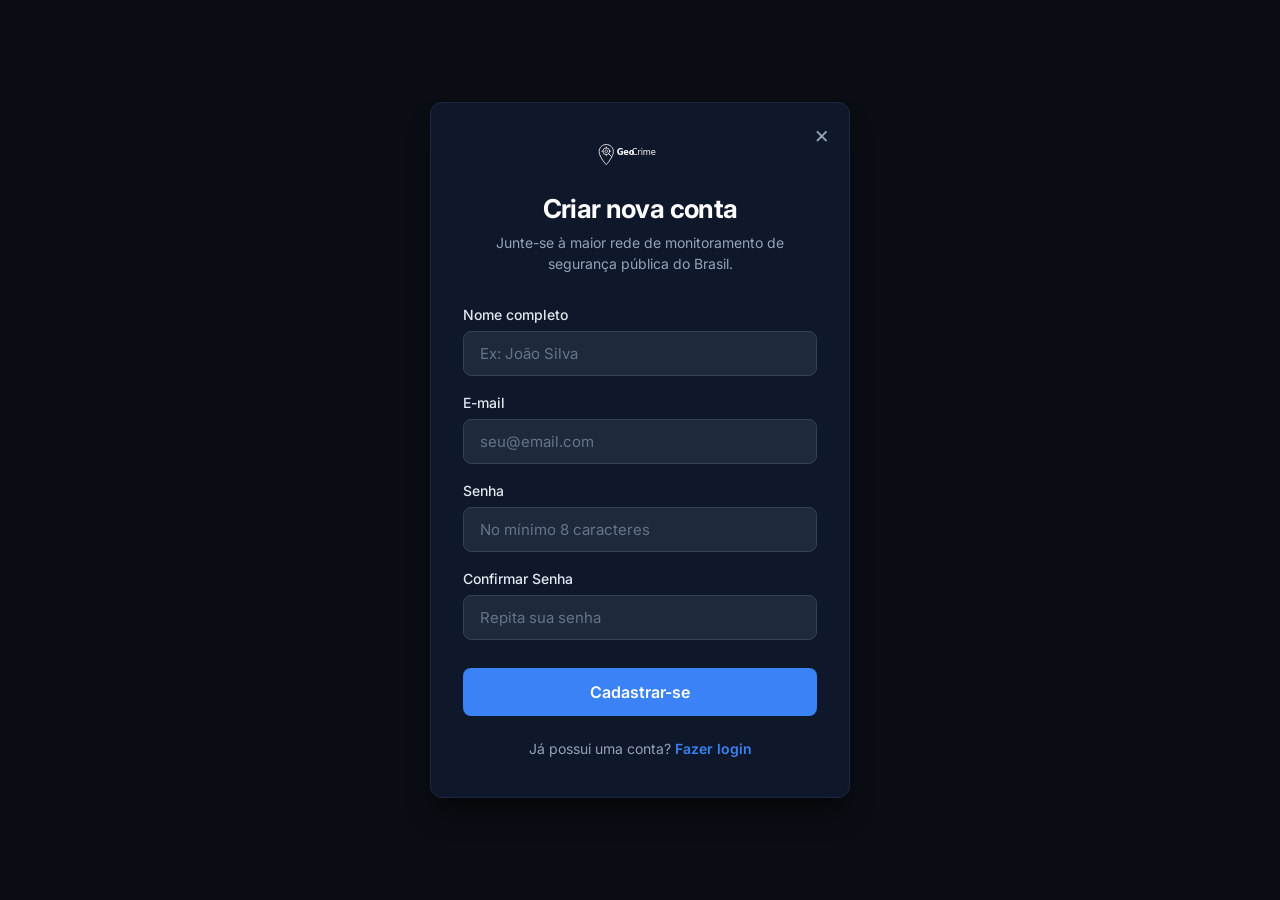
<file: GeoCrime _ Site Teste/Cadastro.html>
<!DOCTYPE html>
<html lang="pt-BR">
<head>
    <meta charset="UTF-8">
    <meta name="viewport" content="width=device-width, initial-scale=1.0">
    <title>GeoCrime | Cadastro</title>
    
    <link rel="preconnect" href="https://fonts.googleapis.com">
    <link rel="preconnect" href="https://fonts.gstatic.com" crossorigin>
    <link href="https://fonts.googleapis.com/css2?family=Inter:wght@400;500;600;700&display=swap" rel="stylesheet">

    <style>
        /* --- ESTILOS GERAIS E FORÇAR FONTE --- */
        * {
            margin: 0;
            padding: 0;
            box-sizing: border-box;
            /* O !important garante que a fonte mude mesmo se houver outros arquivos CSS */
            font-family: 'Inter', sans-serif !important;
        }

        body {
            background-color: #0a0e14; /* Fundo escuro profundo */
            display: flex;
            justify-content: center;
            align-items: center;
            min-height: 100vh;
            color: #ffffff;
        }

        /* --- CONTAINER PRINCIPAL --- */
        .auth-container {
            background-color: #0f172a; /* Azul acinzentado escuro do card */
            border: 1px solid #1e293b;
            padding: 40px 32px;
            border-radius: 12px;
            width: 100%;
            max-width: 420px;
            position: relative;
            box-shadow: 0 20px 25px -5px rgba(0, 0, 0, 0.5);
        }

        /* --- BOTÃO FECHAR (X) --- */
        .btn-close-x {
            position: absolute;
            top: 20px;
            right: 20px;
            color: #94a3b8;
            font-size: 24px;
            text-decoration: none;
            line-height: 1;
        }

        .btn-close-x:hover {
            color: #ffffff;
        }

        /* --- LOGO E CABEÇALHO --- */
        .auth-header {
            text-align: center;
            margin-bottom: 32px;
        }

        .logo-row {
            display: flex;
            align-items: center;
            justify-content: center;
            gap: 10px;
            margin-bottom: 20px;
        }

        .logo-row img {
            height: 30px;
            width: auto;
        }

        .logo-text {
            font-size: 24px;
            font-weight: 700;
            letter-spacing: -0.025em;
        }

        .auth-header h2 {
            font-size: 26px;
            font-weight: 700;
            margin-bottom: 8px;
            letter-spacing: -0.025em;
        }

        .auth-header p {
            color: #94a3b8;
            font-size: 14px;
            line-height: 1.5;
        }

        /* --- FORMULÁRIO E INPUTS --- */
        .auth-form {
            display: flex;
            flex-direction: column;
            gap: 18px;
        }

        .input-group {
            display: flex;
            flex-direction: column;
            gap: 8px;
        }

        .input-group label {
            font-size: 14px;
            font-weight: 500;
            color: #e2e8f0;
        }

        .input-group input {
            background-color: #1e293b; /* Fundo do input igual à imagem */
            border: 1px solid #334155;
            padding: 12px 16px;
            border-radius: 8px;
            color: #ffffff;
            font-size: 15px;
            outline: none;
            transition: all 0.2s;
        }

        .input-group input:focus {
            border-color: #3b82f6;
            box-shadow: 0 0 0 1px #3b82f6;
        }

        .input-group input::placeholder {
            color: #64748b;
        }

        /* --- BOTÃO CADASTRAR --- */
        .btn-primary-auth {
            background-color: #3b82f6; /* Azul Royal padrão */
            color: #ffffff;
            border: none;
            padding: 14px;
            border-radius: 8px;
            font-size: 16px;
            font-weight: 600;
            cursor: pointer;
            margin-top: 10px;
            transition: background 0.2s;
        }

        .btn-primary-auth:hover {
            background-color: #2563eb;
        }

        /* --- FOOTER --- */
        .auth-footer {
            text-align: center;
            margin-top: 24px;
            font-size: 14px;
            color: #94a3b8;
        }

        .auth-footer a {
            color: #3b82f6;
            text-decoration: none;
            font-weight: 600;
        }

        .auth-footer a:hover {
            text-decoration: underline;
        }
    </style>
</head>
<body>

<section class="auth-section">
    <div class="auth-container">
        <a href="index.html" class="btn-close-x">&times;</a>

        <div class="auth-header">
            <div class="logo-row">
                <img src="assests/logo.svg" alt="GeoCrime Logo">

            </div>
            <h2>Criar nova conta</h2>
            <p>Junte-se à maior rede de monitoramento de segurança pública do Brasil.</p>
        </div>

        <form class="auth-form">
            <div class="input-group">
                <label for="name">Nome completo</label>
                <input type="text" id="name" placeholder="Ex: João Silva" required>
            </div>

            <div class="input-group">
                <label for="email">E-mail</label>
                <input type="email" id="email" placeholder="seu@email.com" required>
            </div>

            <div class="input-group">
                <label for="password">Senha</label>
                <input type="password" id="password" placeholder="No mínimo 8 caracteres" required>
            </div>

            <div class="input-group">
                <label for="confirm-password">Confirmar Senha</label>
                <input type="password" id="confirm-password" placeholder="Repita sua senha" required>
            </div>

            <button type="submit" class="btn-primary-auth">Cadastrar-se</button>
        </form>

        <div class="auth-footer">
            <p>Já possui uma conta? <a href="login.html">Fazer login</a></p>
        </div>
    </div>
</section>

</body>
</html>
</file>
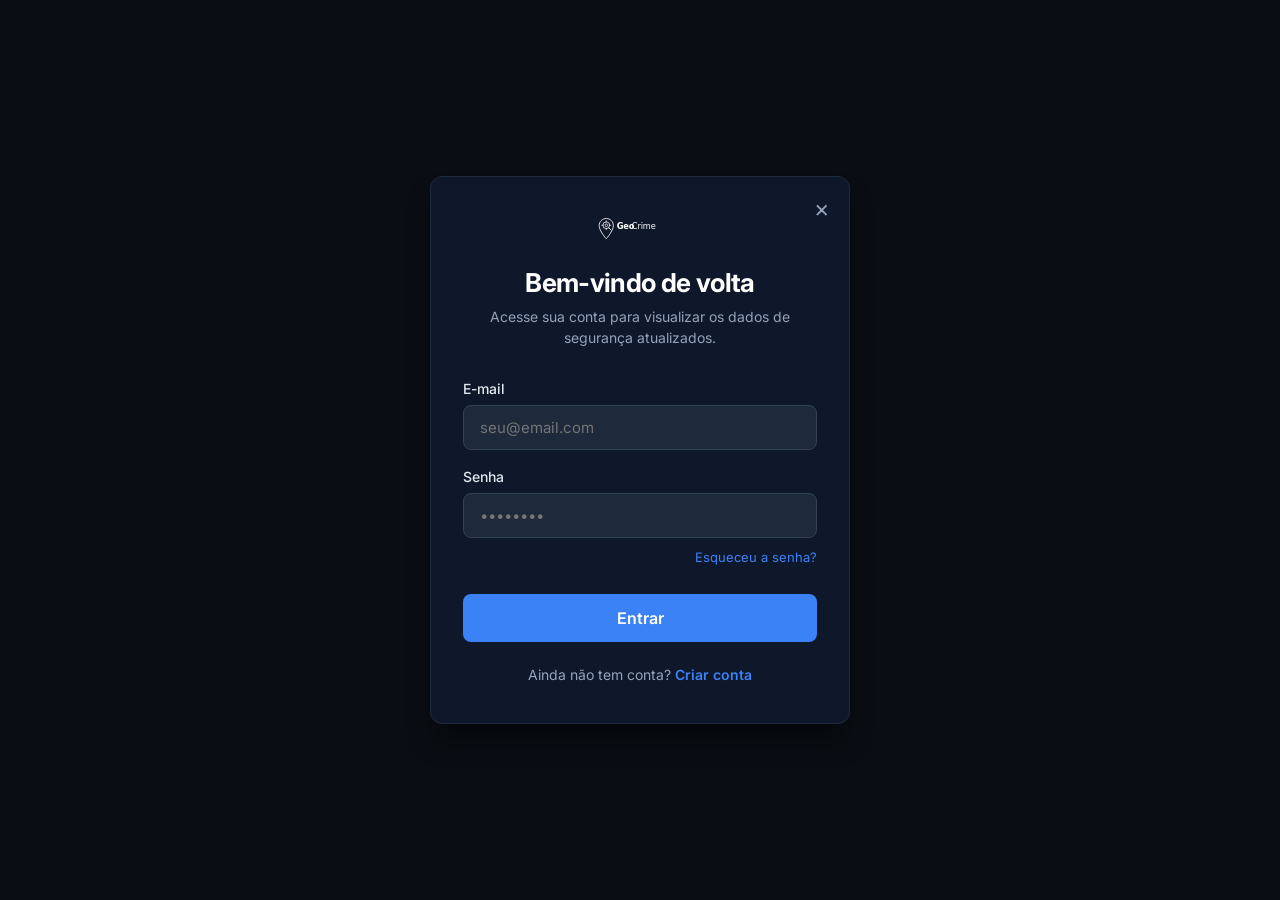
<file: GeoCrime _ Site Teste/login.html>
<!DOCTYPE html>
<html lang="pt-BR">
<head>
    <meta charset="UTF-8">
    <meta name="viewport" content="width=device-width, initial-scale=1.0">
    <title>GeoCrime | Login</title>
    
    <link rel="preconnect" href="https://fonts.googleapis.com">
    <link rel="preconnect" href="https://fonts.gstatic.com" crossorigin>
    <link href="https://fonts.googleapis.com/css2?family=Inter:wght@400;500;600;700&display=swap" rel="stylesheet">

    <style>
        /* --- ESTILOS GERAIS (IDÊNTICOS AO CADASTRO) --- */
        * {
            margin: 0;
            padding: 0;
            box-sizing: border-box;
            font-family: 'Inter', sans-serif !important;
        }

        body {
            background-color: #0a0e14;
            display: flex;
            justify-content: center;
            align-items: center;
            min-height: 100vh;
            color: #ffffff;
        }

        .auth-container {
            background-color: #0f172a;
            border: 1px solid #1e293b;
            padding: 40px 32px;
            border-radius: 12px;
            width: 100%;
            max-width: 420px;
            position: relative;
            box-shadow: 0 20px 25px -5px rgba(0, 0, 0, 0.5);
        }

        .btn-close-x {
            position: absolute;
            top: 20px;
            right: 20px;
            color: #94a3b8;
            font-size: 24px;
            text-decoration: none;
            line-height: 1;
        }

        .btn-close-x:hover {
            color: #ffffff;
        }

        /* --- CABEÇALHO --- */
        .auth-header {
            text-align: center;
            margin-bottom: 32px;
        }

        .logo-row {
            display: flex;
            align-items: center;
            justify-content: center;
            gap: 10px;
            margin-bottom: 20px;
        }

        .logo-row img {
            height: 30px;
            width: auto;
        }

        .logo-text {
            font-size: 24px;
            font-weight: 700;
            letter-spacing: -0.025em;
        }

        .auth-header h2 {
            font-size: 26px;
            font-weight: 700;
            margin-bottom: 8px;
            letter-spacing: -0.025em;
        }

        .auth-header p {
            color: #94a3b8;
            font-size: 14px;
            line-height: 1.5;
        }

        /* --- FORMULÁRIO E INPUTS --- */
        .auth-form {
            display: flex;
            flex-direction: column;
            gap: 18px;
        }

        .input-group {
            display: flex;
            flex-direction: column;
            gap: 8px;
        }

        .input-group label {
            font-size: 14px;
            font-weight: 500;
            color: #e2e8f0;
        }

        .input-group input {
            background-color: #1e293b;
            border: 1px solid #334155;
            padding: 12px 16px;
            border-radius: 8px;
            color: #ffffff;
            font-size: 15px;
            outline: none;
            transition: all 0.2s;
        }

        .input-group input:focus {
            border-color: #3b82f6;
            box-shadow: 0 0 0 1px #3b82f6;
        }

        /* Link Esqueci minha senha */
        .forgot-password {
            text-align: right;
            margin-top: -10px;
        }

        .forgot-password a {
            color: #3b82f6;
            font-size: 13px;
            text-decoration: none;
        }

        /* --- BOTÃO ENTRAR --- */
        .btn-primary-auth {
            background-color: #3b82f6;
            color: #ffffff;
            border: none;
            padding: 14px;
            border-radius: 8px;
            font-size: 16px;
            font-weight: 600;
            cursor: pointer;
            margin-top: 10px;
            transition: background 0.2s;
        }

        .btn-primary-auth:hover {
            background-color: #2563eb;
        }

        /* --- FOOTER --- */
        .auth-footer {
            text-align: center;
            margin-top: 24px;
            font-size: 14px;
            color: #94a3b8;
        }

        .auth-footer a {
            color: #3b82f6;
            text-decoration: none;
            font-weight: 600;
        }
    </style>
</head>
<body>

<section class="auth-section">
    <div class="auth-container">
        <a href="index.html" class="btn-close-x">&times;</a>

        <div class="auth-header">
            <div class="logo-row">
                <img src="assests/logo.svg" alt="GeoCrime Logo">
           
            </div>
            <h2>Bem-vindo de volta</h2>
            <p>Acesse sua conta para visualizar os dados de segurança atualizados.</p>
        </div>

        <form class="auth-form">
            <div class="input-group">
                <label for="email">E-mail</label>
                <input type="email" id="email" placeholder="seu@email.com" required>
            </div>

            <div class="input-group">
                <label for="password">Senha</label>
                <input type="password" id="password" placeholder="••••••••" required>
            </div>

            <div class="forgot-password">
                <a href="#">Esqueceu a senha?</a>
            </div>

            <button type="submit" class="btn-primary-auth">Entrar</button>
        </form>

        <div class="auth-footer">
            <p>Ainda não tem conta? <a href="cadastro.html">Criar conta</a></p>
        </div>
    </div>
</section>

</body>
</html>
</file>
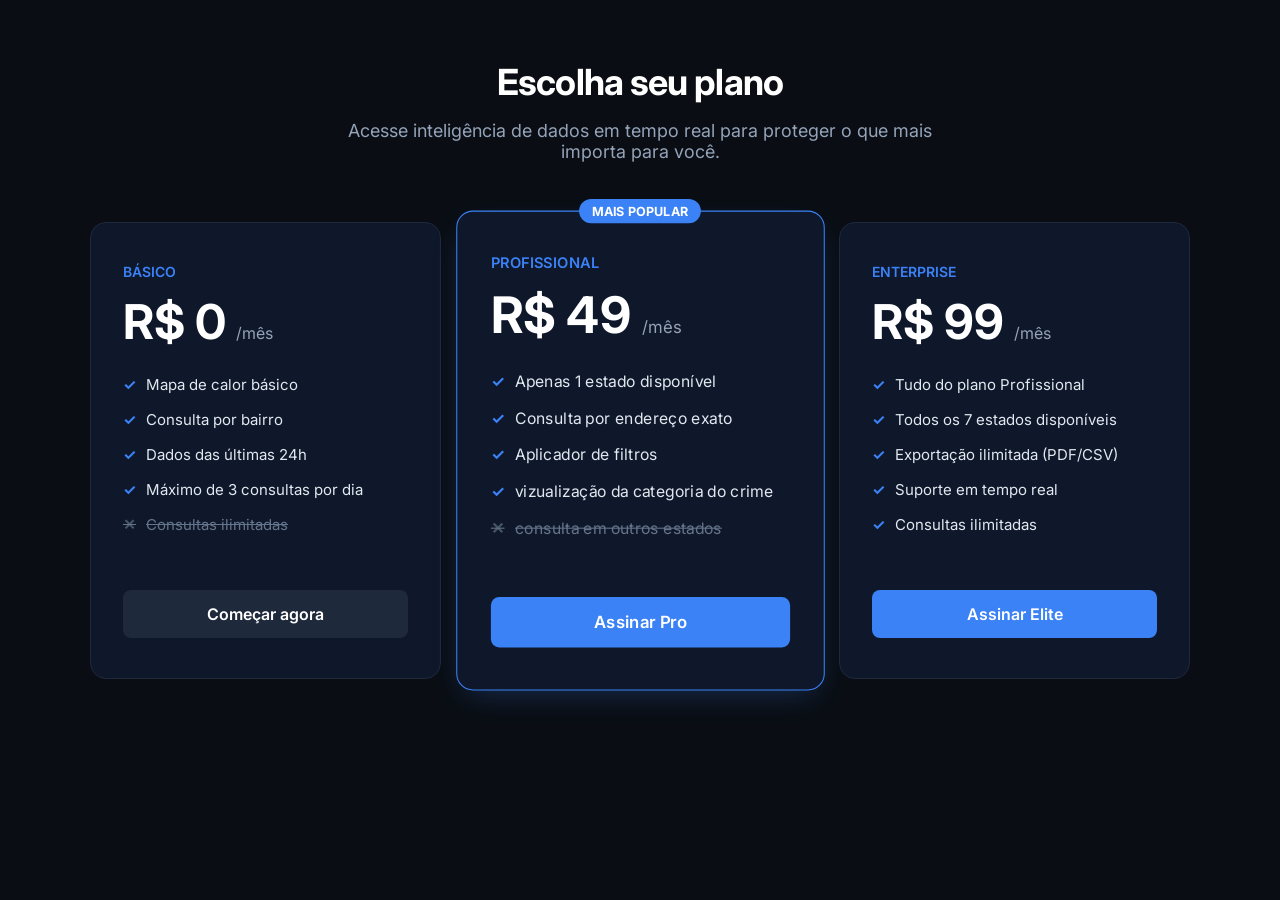
<file: GeoCrime _ Site Teste/planos.html>
<!DOCTYPE html>
<html lang="pt-BR">
<head>
    <meta charset="UTF-8">
    <meta name="viewport" content="width=device-width, initial-scale=1.0">
    <title>GeoCrime | Planos e Preços</title>
    
    <link rel="preconnect" href="https://fonts.googleapis.com">
    <link rel="preconnect" href="https://fonts.gstatic.com" crossorigin>
    <link href="https://fonts.googleapis.com/css2?family=Inter:wght@400;500;600;700&display=swap" rel="stylesheet">

    <style>
        /* --- ESTILOS GERAIS --- */
        * {
            margin: 0;
            padding: 0;
            box-sizing: border-box;
            font-family: 'Inter', sans-serif !important;
        }

        body {
            background-color: #0a0e14;
            color: #ffffff;
            min-height: 100vh;
            display: flex;
            flex-direction: column;
            align-items: center;
            padding: 60px 20px;
        }

        .header-planos {
            text-align: center;
            margin-bottom: 60px;
        }

        .header-planos h1 {
            font-size: 36px;
            font-weight: 700;
            margin-bottom: 16px;
            letter-spacing: -0.025em;
        }

        .header-planos p {
            color: #94a3b8;
            font-size: 18px;
            max-width: 600px;
        }

        /* --- GRID DE PLANOS --- */
        .plans-container {
            display: grid;
            grid-template-columns: repeat(auto-fit, minmax(300px, 1fr));
            gap: 24px;
            width: 100%;
            max-width: 1100px;
        }

        .plan-card {
            background-color: #0f172a;
            border: 1px solid #1e293b;
            padding: 40px 32px;
            border-radius: 16px;
            display: flex;
            flex-direction: column;
            transition: all 0.3s cubic-bezier(0.4, 0, 0.2, 1);
            position: relative;
            cursor: pointer;
        }

        /* Efeito de destaque no Plano Intermediário */
        .plan-card.featured {
            border-color: #3b82f6;
            box-shadow: 0 10px 30px -10px rgba(59, 130, 246, 0.3);
            transform: scale(1.05);
        }

        .featured-tag {
            position: absolute;
            top: -12px;
            left: 50%;
            transform: translateX(-50%);
            background-color: #3b82f6;
            color: white;
            padding: 4px 12px;
            border-radius: 20px;
            font-size: 12px;
            font-weight: 700;
            text-transform: uppercase;
        }

        .plan-name {
            font-size: 14px;
            font-weight: 600;
            color: #3b82f6;
            margin-bottom: 12px;
            text-transform: uppercase;
        }

        .plan-price {
            font-size: 48px;
            font-weight: 700;
            margin-bottom: 24px;
        }

        .plan-price span {
            font-size: 16px;
            color: #94a3b8;
            font-weight: 400;
        }

        .plan-features {
            list-style: none;
            margin-bottom: 40px;
            flex-grow: 1;
        }

        .plan-features li {
            margin-bottom: 16px;
            color: #e2e8f0;
            display: flex;
            align-items: center;
            gap: 10px;
            font-size: 15px;
        }

        .plan-features li::before {
            content: "✓";
            color: #3b82f6;
            font-weight: 700;
        }

        .plan-features li.disabled {
            color: #64748b;
            text-decoration: line-through;
        }

        .plan-features li.disabled::before {
            content: "✕";
            color: #475569;
        }

        .btn-plan {
            width: 100%;
            padding: 14px;
            border-radius: 8px;
            font-size: 16px;
            font-weight: 600;
            border: none;
            cursor: pointer;
            transition: 0.2s;
            text-decoration: none;
            text-align: center;
        }

        .btn-free {
            background-color: #1e293b;
            color: white;
        }

        .btn-pro {
            background-color: #3b82f6;
            color: white;
        }

        .btn-pro:hover {
            background-color: #2563eb;
        }

        /* Interatividade via JS classes */
        .plan-card:hover {
            border-color: #3b82f6;
            transform: translateY(-5px);
        }
    </style>
</head>
<body>

    <div class="header-planos">
        <h1>Escolha seu plano</h1>
        <p>Acesse inteligência de dados em tempo real para proteger o que mais importa para você.</p>
    </div>

    <div class="plans-container">
        <div class="plan-card" id="card-free">
            <span class="plan-name">Básico</span>
            <div class="plan-price">R$ 0 <span>/mês</span></div>
            <ul class="plan-features">
                <li>Mapa de calor básico</li>
                <li>Consulta por bairro</li>
                <li>Dados das últimas 24h</li>
                <li>Máximo de 3 consultas por dia</li>
                <li class="disabled">Consultas ilimitadas</li>
            </ul>
            <a href="cadastro.html" class="btn-plan btn-free">Começar agora</a>
        </div>

        <div class="plan-card featured" id="card-pro">
            <div class="featured-tag">Mais Popular</div>
            <span class="plan-name">Profissional</span>
            <div class="plan-price">R$ 49 <span>/mês</span></div>
            <ul class="plan-features">
                <li>Apenas 1 estado disponível</li>
                <li>Consulta por endereço exato</li>
                <li>Aplicador de filtros</li>
                <li>vizualização da categoria do crime</li>
                <li class="disabled">consulta em outros estados</li>
            </ul>
            <a href="cadastro.html" class="btn-plan btn-pro">Assinar Pro</a>
        </div>

        <div class="plan-card" id="card-enterprise">
            <span class="plan-name">Enterprise</span>
            <div class="plan-price">R$ 99 <span>/mês</span></div>
            <ul class="plan-features">
                <li>Tudo do plano Profissional</li>
                <li>Todos os 7 estados disponíveis</li>
                <li>Exportação ilimitada (PDF/CSV)</li>
                <li>Suporte em tempo real</li>
                <li>Consultas ilimitadas</li>
            </ul>
            <a href="cadastro.html" class="btn-plan btn-pro">Assinar Elite</a>
        </div>
    </div>

    <script>
        // INTERATIVIDADE JAVASCRIPT
        const cards = document.querySelectorAll('.plan-card');

        cards.forEach(card => {
            // Ao clicar no card, ele "seleciona" visualmente
            card.addEventListener('click', () => {
                // Remove destaque de todos
                cards.forEach(c => c.classList.remove('featured'));
                
                // Adiciona destaque ao clicado
                card.classList.add('featured');
                
                // Pequena animação de pulso
                card.style.transform = 'scale(1.02)';
                setTimeout(() => {
                    card.style.transform = card.classList.contains('featured') ? 'scale(1.05)' : 'scale(1)';
                }, 100);
            });
        });
    </script>
</body>
</html>
</file>
